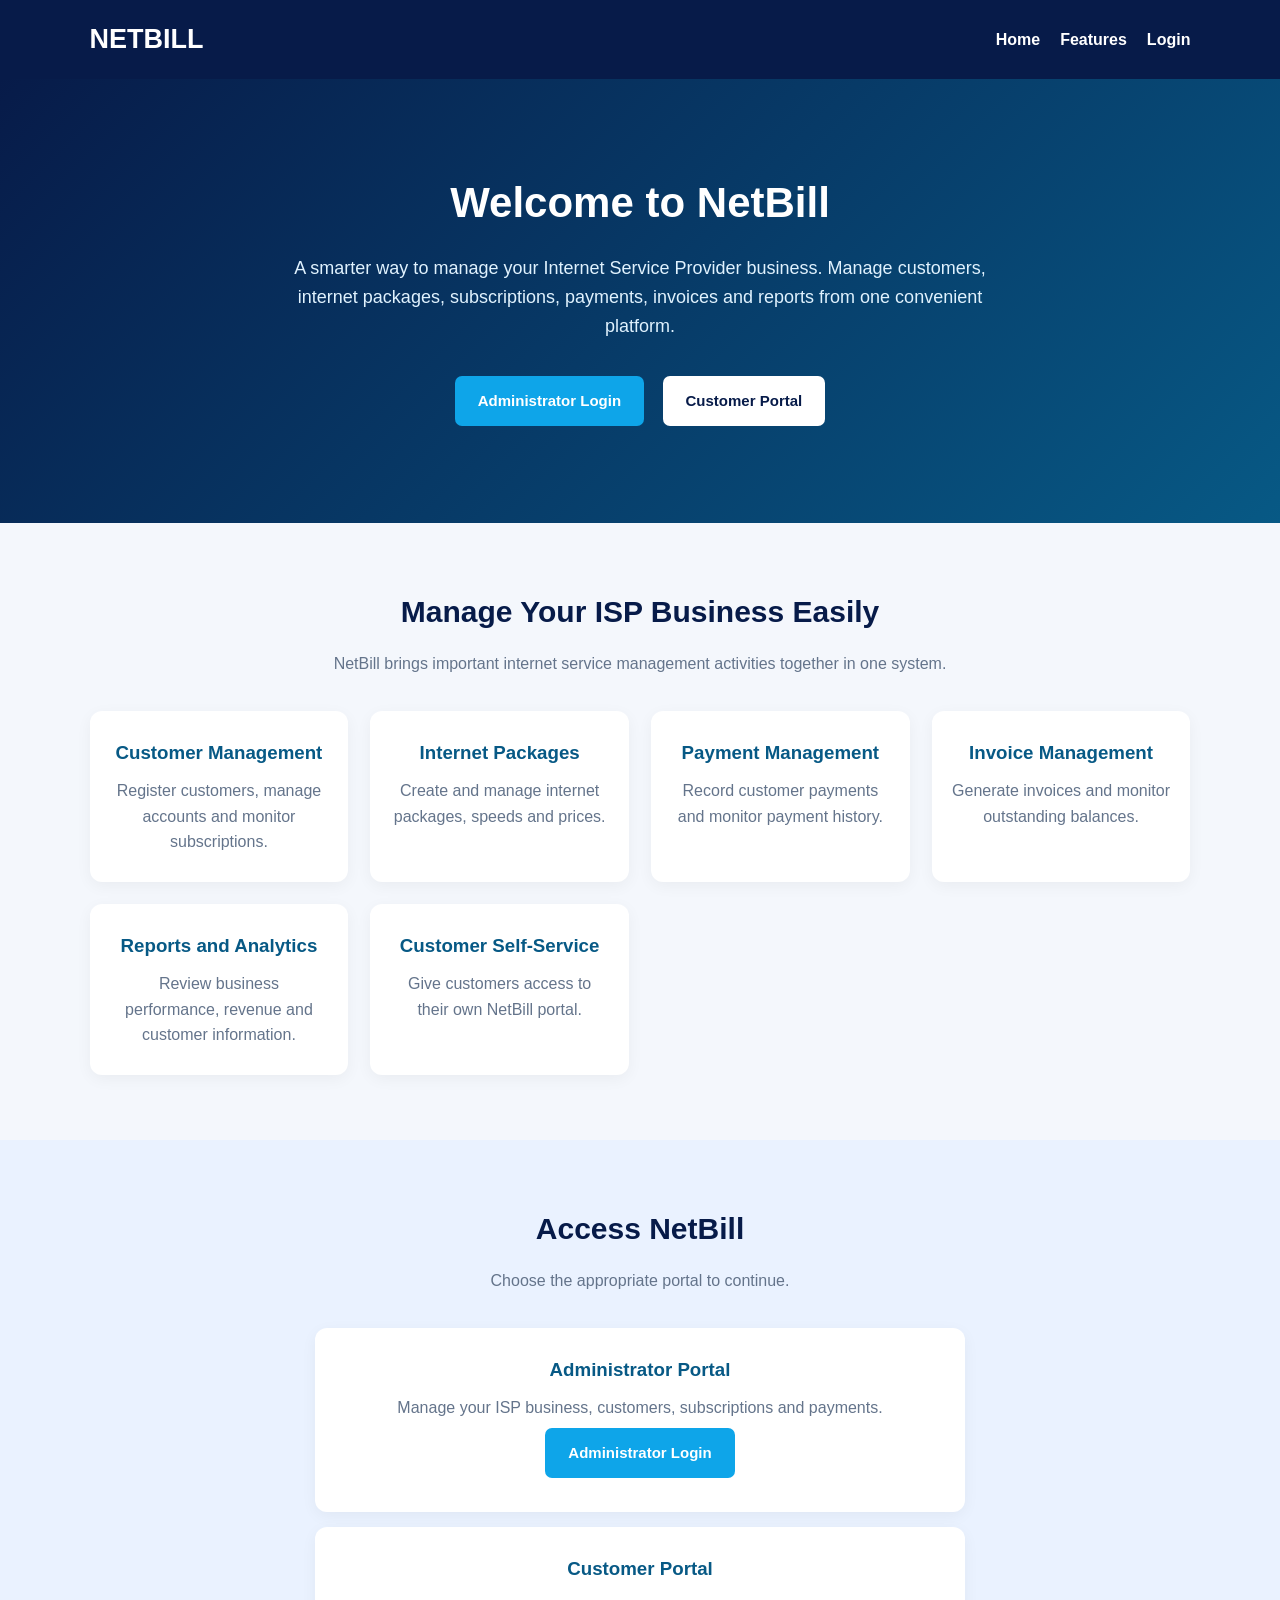
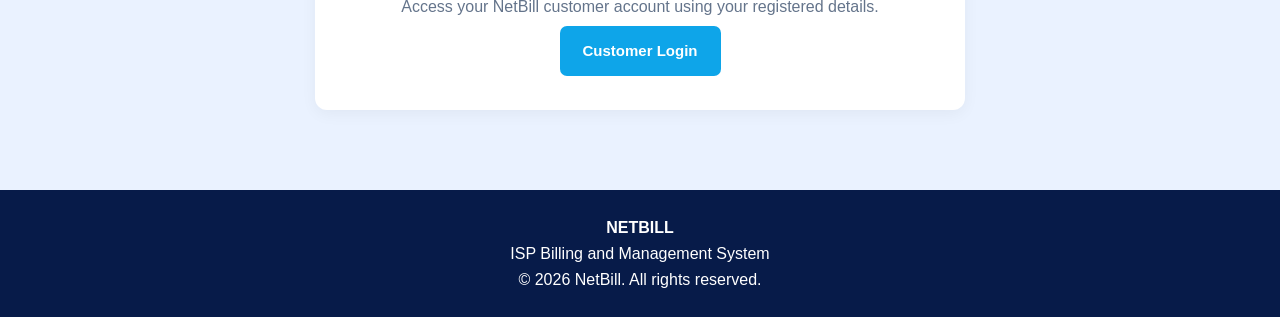
<file: index.html>
<!DOCTYPE html>
<html lang="en">
<head>
    <meta charset="UTF-8">
    <meta name="viewport" content="width=device-width, initial-scale=1.0">

    <!-- GOOGLE SEARCH CONSOLE VERIFICATION -->
    <meta name="google-site-verification"
          content="Mk3hPkUNNJrMQEvbUjt1BLCSIBpQstTwU5j1igEHeDU">

    <title>NetBill - ISP Billing and Management System</title>

    <meta name="description"
          content="NetBill is an Internet Service Provider billing and management system for customers, subscriptions, payments, invoices and business operations.">

    <meta name="keywords"
          content="NetBill, ISP billing system, internet billing software, ISP management system, Kenya">

    <meta name="robots" content="index, follow">
    <meta name="author" content="NetBill">

    <link rel="canonical"
          href="https://kadeci326.github.io/NetBill/">

    <meta name="theme-color" content="#071b49">

    <meta property="og:title"
          content="NetBill - ISP Billing and Management System">
    <meta property="og:description"
          content="Manage your internet customers, subscriptions, payments and invoices using NetBill.">
    <meta property="og:type" content="website">
    <meta property="og:url"
          content="https://kadeci326.github.io/NetBill/">

    <link rel="manifest" href="./manifest.json">
    <link rel="icon" type="image/png" href="./netbill-icon-192.png">
    <link rel="apple-touch-icon" href="./netbill-icon-192.png">

    <script type="application/ld+json">
    {
        "@context": "https://schema.org",
        "@type": "SoftwareApplication",
        "name": "NetBill",
        "applicationCategory": "BusinessApplication",
        "operatingSystem": "Web, Android",
        "description": "An Internet Service Provider billing and management system.",
        "url": "https://kadeci326.github.io/NetBill/"
    }
    </script>

    <style>
        * {
            box-sizing: border-box;
            margin: 0;
            padding: 0;
        }

        body {
            font-family: Arial, sans-serif;
            background: #f4f7fc;
            color: #1e293b;
            line-height: 1.6;
        }

        header {
            background: #071b49;
            color: white;
            padding: 18px 7%;
            display: flex;
            justify-content: space-between;
            align-items: center;
            flex-wrap: wrap;
            gap: 15px;
        }

        .logo {
            font-size: 27px;
            font-weight: bold;
        }

        nav {
            display: flex;
            gap: 20px;
            flex-wrap: wrap;
        }

        nav a {
            color: white;
            text-decoration: none;
            font-weight: bold;
        }

        .hero {
            background: linear-gradient(135deg, #071b49, #075985);
            color: white;
            text-align: center;
            padding: 90px 20px;
        }

        .hero h1 {
            font-size: 42px;
            margin-bottom: 18px;
        }

        .hero p {
            max-width: 720px;
            margin: 0 auto 28px;
            font-size: 18px;
            color: #e0f2fe;
        }

        .button {
            display: inline-block;
            padding: 13px 23px;
            border-radius: 7px;
            text-decoration: none;
            font-weight: bold;
            margin: 7px;
            cursor: pointer;
            border: none;
            font-size: 15px;
        }

        .primary {
            background: #0ea5e9;
            color: white;
        }

        .secondary {
            background: white;
            color: #071b49;
        }

        .install {
            background: #16a34a;
            color: white;
        }

        .section {
            padding: 65px 7%;
            text-align: center;
        }

        .section h2 {
            font-size: 30px;
            margin-bottom: 15px;
            color: #071b49;
        }

        .intro {
            max-width: 750px;
            margin: 0 auto 35px;
            color: #64748b;
        }

        .features {
            display: grid;
            grid-template-columns: repeat(auto-fit, minmax(220px, 1fr));
            gap: 22px;
            margin-top: 35px;
        }

        .feature, .access-card {
            background: white;
            padding: 27px 20px;
            border-radius: 12px;
            box-shadow: 0 4px 16px #0000000c;
        }

        .feature h3, .access-card h3 {
            color: #075985;
            margin-bottom: 10px;
        }

        .feature p, .access-card p {
            color: #64748b;
        }

        .access {
            background: #eaf2ff;
        }

        .access-card {
            max-width: 650px;
            margin: 15px auto;
        }

        footer {
            background: #071b49;
            color: white;
            text-align: center;
            padding: 25px 15px;
        }

        #installButton {
            display: none;
        }

        @media (max-width: 600px) {
            header {
                justify-content: center;
                text-align: center;
            }

            nav {
                justify-content: center;
            }

            .hero {
                padding: 65px 18px;
            }

            .hero h1 {
                font-size: 31px;
            }

            .section {
                padding: 45px 18px;
            }
        }
    </style>
</head>

<body>

<header>
    <div class="logo">NETBILL</div>

    <nav>
        <a href="#home">Home</a>
        <a href="#features">Features</a>
        <a href="#access">Login</a>
    </nav>
</header>

<main>

    <section class="hero" id="home">
        <h1>Welcome to NetBill</h1>

        <p>
            A smarter way to manage your Internet Service Provider
            business. Manage customers, internet packages,
            subscriptions, payments, invoices and reports
            from one convenient platform.
        </p>

        <a href="admin-login.html" class="button primary">
            Administrator Login
        </a>

        <a href="customer-portal-login.html" class="button secondary">
            Customer Portal
        </a>

        <br>

        <button id="installButton" class="button install" type="button">
            Install NetBill App
        </button>
    </section>

    <section class="section" id="features">
        <h2>Manage Your ISP Business Easily</h2>

        <p class="intro">
            NetBill brings important internet service management
            activities together in one system.
        </p>

        <div class="features">

            <div class="feature">
                <h3>Customer Management</h3>
                <p>Register customers, manage accounts and monitor subscriptions.</p>
            </div>

            <div class="feature">
                <h3>Internet Packages</h3>
                <p>Create and manage internet packages, speeds and prices.</p>
            </div>

            <div class="feature">
                <h3>Payment Management</h3>
                <p>Record customer payments and monitor payment history.</p>
            </div>

            <div class="feature">
                <h3>Invoice Management</h3>
                <p>Generate invoices and monitor outstanding balances.</p>
            </div>

            <div class="feature">
                <h3>Reports and Analytics</h3>
                <p>Review business performance, revenue and customer information.</p>
            </div>

            <div class="feature">
                <h3>Customer Self-Service</h3>
                <p>Give customers access to their own NetBill portal.</p>
            </div>

        </div>
    </section>

    <section class="section access" id="access">
        <h2>Access NetBill</h2>

        <p class="intro">
            Choose the appropriate portal to continue.
        </p>

        <div class="access-card">
            <h3>Administrator Portal</h3>
            <p>Manage your ISP business, customers, subscriptions and payments.</p>

            <a href="admin-login.html" class="button primary">
                Administrator Login
            </a>
        </div>

        <div class="access-card">
            <h3>Customer Portal</h3>
            <p>Access your NetBill customer account using your registered details.</p>

            <a href="customer-portal-login.html" class="button primary">
                Customer Login
            </a>
        </div>
    </section>

</main>

<footer>
    <p><strong>NETBILL</strong></p>
    <p>ISP Billing and Management System</p>
    <p>&copy; <span id="currentYear"></span> NetBill. All rights reserved.</p>
</footer>

<script>
    document.getElementById("currentYear").textContent =
        new Date().getFullYear();

    let deferredInstallPrompt = null;

    const installButton = document.getElementById("installButton");

    window.addEventListener("beforeinstallprompt", function(event) {
        event.preventDefault();
        deferredInstallPrompt = event;
        installButton.style.display = "inline-block";
    });

    installButton.addEventListener("click", async function() {
        if (!deferredInstallPrompt) {
            alert("NetBill installation is not available in this browser right now.");
            return;
        }

        deferredInstallPrompt.prompt();
        await deferredInstallPrompt.userChoice;

        deferredInstallPrompt = null;
        installButton.style.display = "none";
    });

    window.addEventListener("appinstalled", function() {
        installButton.style.display = "none";
        deferredInstallPrompt = null;
    });

    if ("serviceWorker" in navigator) {
        window.addEventListener("load", function() {
            navigator.serviceWorker.register("./service-worker.js")
                .then(function() {
                    console.log("NetBill service worker registered.");
                })
                .catch(function(error) {
                    console.error("NetBill service worker error:", error);
                });
        });
    }
</script>

</body>
</html>
</file>
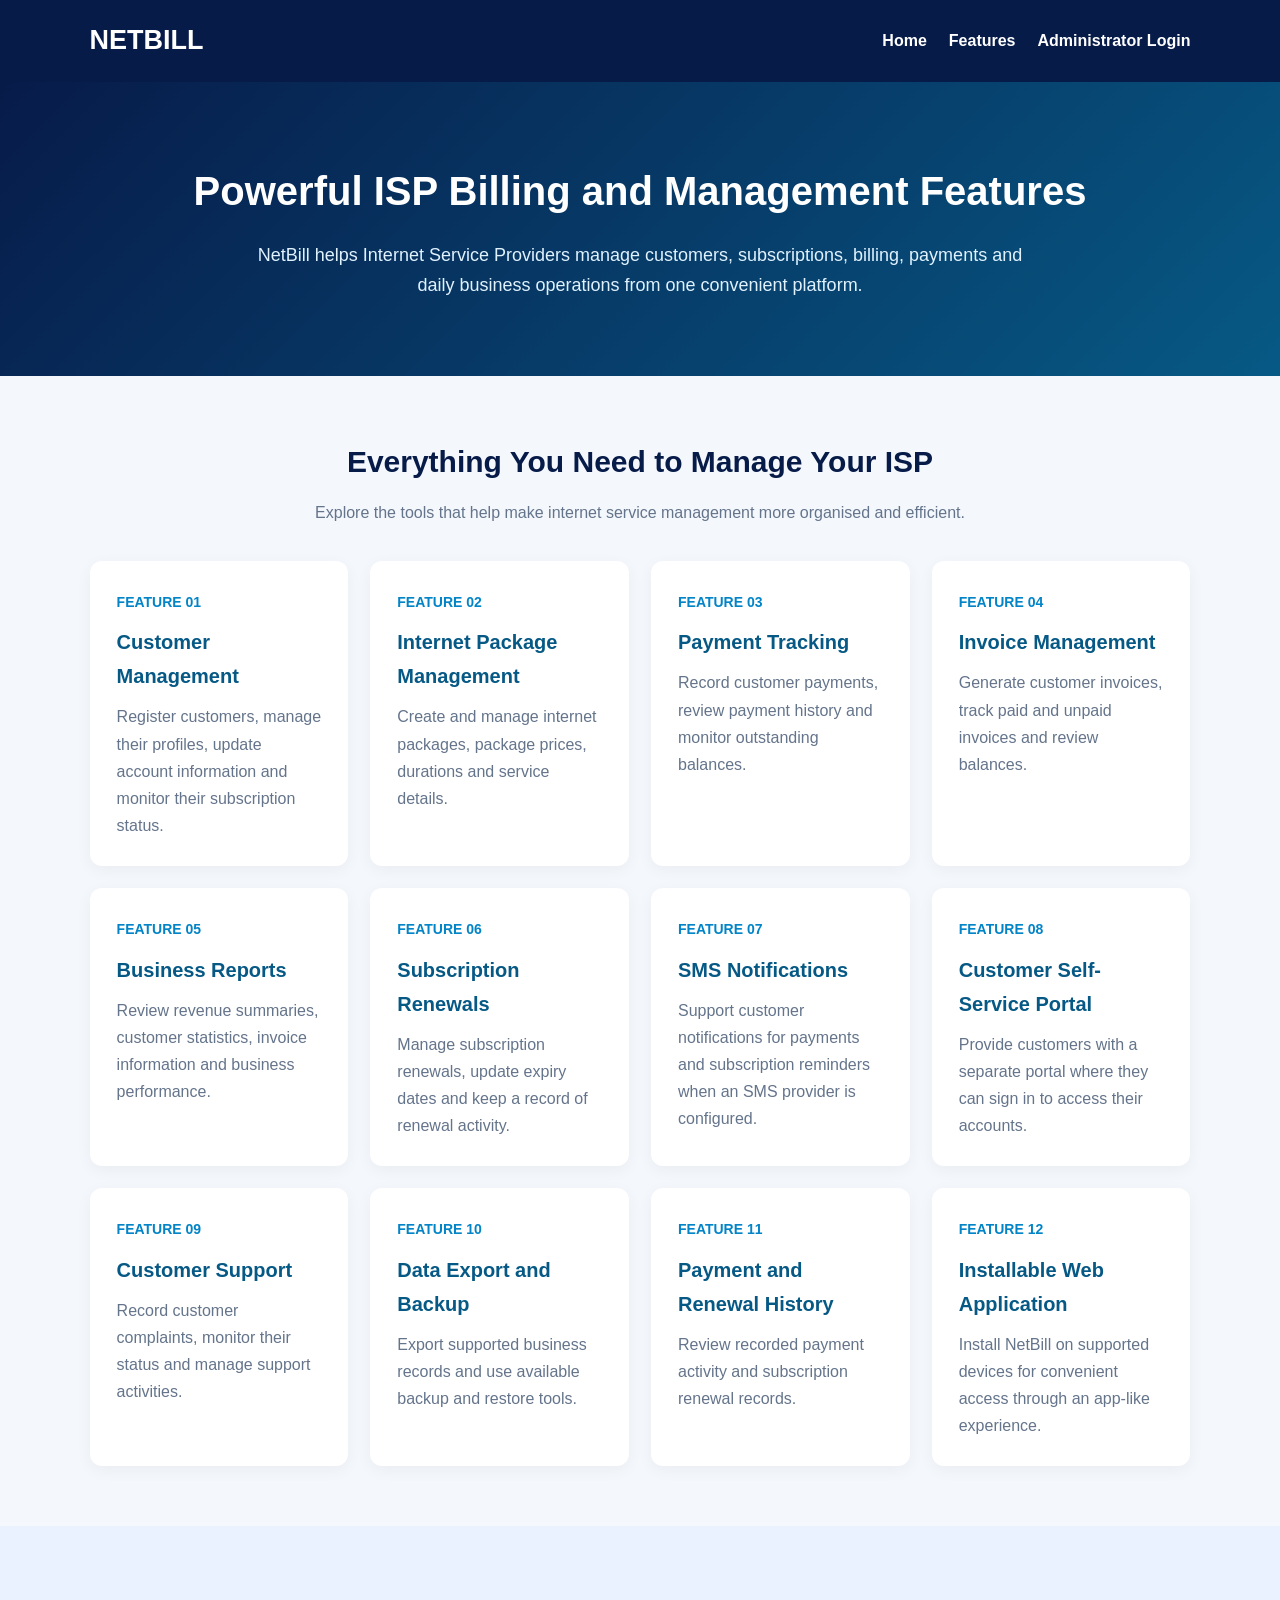
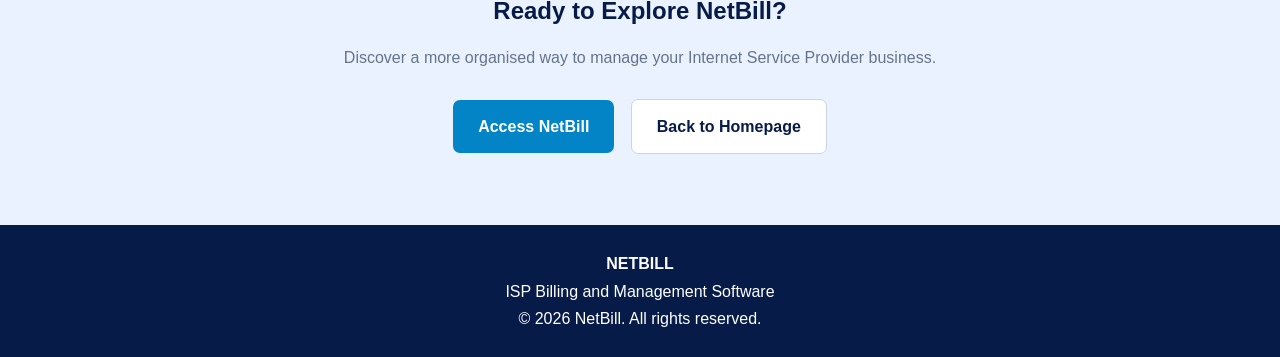
<file: features.html>
<!DOCTYPE html>
<html lang="en">
<head>
    <meta charset="UTF-8">
    <meta name="viewport" content="width=device-width, initial-scale=1.0">

    <title>NetBill Features | ISP Billing and Management Software</title>

    <meta name="description"
          content="Discover NetBill features for ISP businesses worldwide, including customer management, billing, payments, invoices, subscriptions, reports and customer self-service.">

    <meta name="keywords"
          content="ISP billing software, ISP management software, internet billing system, broadband customer management, ISP payments, NetBill">

    <meta name="robots" content="index, follow">

    <link rel="canonical"
          href="https://kadeci326.github.io/NetBill/features.html">

    <meta name="theme-color" content="#071b49">

    <style>
        * {
            box-sizing: border-box;
            margin: 0;
            padding: 0;
        }

        body {
            font-family: Arial, sans-serif;
            background: #f4f7fc;
            color: #1e293b;
            line-height: 1.7;
        }

        header {
            background: #071b49;
            color: white;
            padding: 18px 7%;
            display: flex;
            justify-content: space-between;
            align-items: center;
            flex-wrap: wrap;
            gap: 15px;
        }

        .logo {
            font-size: 27px;
            font-weight: bold;
        }

        nav {
            display: flex;
            gap: 22px;
            flex-wrap: wrap;
        }

        nav a {
            color: white;
            text-decoration: none;
            font-weight: bold;
        }

        nav a:hover {
            color: #38bdf8;
        }

        .hero {
            background: linear-gradient(135deg, #071b49, #075985);
            color: white;
            text-align: center;
            padding: 75px 20px;
        }

        .hero h1 {
            font-size: 40px;
            margin-bottom: 15px;
        }

        .hero p {
            max-width: 780px;
            margin: auto;
            font-size: 18px;
            color: #e0f2fe;
        }

        .section {
            padding: 60px 7%;
            text-align: center;
        }

        .section h2 {
            color: #071b49;
            font-size: 30px;
            margin-bottom: 12px;
        }

        .intro {
            max-width: 780px;
            margin: 0 auto 35px;
            color: #64748b;
        }

        .features {
            display: grid;
            grid-template-columns: repeat(auto-fit, minmax(250px, 1fr));
            gap: 22px;
        }

        .feature {
            background: white;
            padding: 27px;
            border-radius: 12px;
            text-align: left;
            box-shadow: 0 4px 16px #0000000c;
        }

        .feature .number {
            color: #0284c7;
            font-size: 14px;
            font-weight: bold;
        }

        .feature h3 {
            color: #075985;
            margin: 10px 0;
            font-size: 20px;
        }

        .feature p {
            color: #64748b;
        }

        .cta {
            background: #eaf2ff;
            padding: 65px 20px;
            text-align: center;
        }

        .cta h2 {
            color: #071b49;
            margin-bottom: 12px;
        }

        .cta p {
            color: #64748b;
            margin-bottom: 22px;
        }

        .button {
            display: inline-block;
            padding: 13px 25px;
            margin: 6px;
            border-radius: 7px;
            background: #0284c7;
            color: white;
            text-decoration: none;
            font-weight: bold;
        }

        .button:hover {
            background: #0369a1;
        }

        .button-light {
            background: white;
            color: #071b49;
            border: 1px solid #cbd5e1;
        }

        footer {
            background: #071b49;
            color: white;
            text-align: center;
            padding: 25px 15px;
        }

        @media(max-width: 600px) {
            header {
                justify-content: center;
            }

            nav {
                justify-content: center;
            }

            .hero h1 {
                font-size: 30px;
            }

            .section {
                padding: 45px 18px;
            }
        }
    </style>
</head>

<body>

<header>
    <div class="logo">NETBILL</div>

    <nav>
        <a href="./index.html">Home</a>
        <a href="./features.html">Features</a>
        <a href="./admin-login.html">Administrator Login</a>
    </nav>
</header>

<main>

    <section class="hero">
        <h1>Powerful ISP Billing and Management Features</h1>

        <p>
            NetBill helps Internet Service Providers manage customers,
            subscriptions, billing, payments and daily business operations
            from one convenient platform.
        </p>
    </section>

    <section class="section">

        <h2>Everything You Need to Manage Your ISP</h2>

        <p class="intro">
            Explore the tools that help make internet service
            management more organised and efficient.
        </p>

        <div class="features">

            <article class="feature">
                <span class="number">FEATURE 01</span>
                <h3>Customer Management</h3>
                <p>
                    Register customers, manage their profiles,
                    update account information and monitor
                    their subscription status.
                </p>
            </article>

            <article class="feature">
                <span class="number">FEATURE 02</span>
                <h3>Internet Package Management</h3>
                <p>
                    Create and manage internet packages,
                    package prices, durations and service details.
                </p>
            </article>

            <article class="feature">
                <span class="number">FEATURE 03</span>
                <h3>Payment Tracking</h3>
                <p>
                    Record customer payments, review payment
                    history and monitor outstanding balances.
                </p>
            </article>

            <article class="feature">
                <span class="number">FEATURE 04</span>
                <h3>Invoice Management</h3>
                <p>
                    Generate customer invoices, track paid
                    and unpaid invoices and review balances.
                </p>
            </article>

            <article class="feature">
                <span class="number">FEATURE 05</span>
                <h3>Business Reports</h3>
                <p>
                    Review revenue summaries, customer statistics,
                    invoice information and business performance.
                </p>
            </article>

            <article class="feature">
                <span class="number">FEATURE 06</span>
                <h3>Subscription Renewals</h3>
                <p>
                    Manage subscription renewals, update expiry
                    dates and keep a record of renewal activity.
                </p>
            </article>

            <article class="feature">
                <span class="number">FEATURE 07</span>
                <h3>SMS Notifications</h3>
                <p>
                    Support customer notifications for payments
                    and subscription reminders when an SMS
                    provider is configured.
                </p>
            </article>

            <article class="feature">
                <span class="number">FEATURE 08</span>
                <h3>Customer Self-Service Portal</h3>
                <p>
                    Provide customers with a separate portal
                    where they can sign in to access their accounts.
                </p>
            </article>

            <article class="feature">
                <span class="number">FEATURE 09</span>
                <h3>Customer Support</h3>
                <p>
                    Record customer complaints, monitor their
                    status and manage support activities.
                </p>
            </article>

            <article class="feature">
                <span class="number">FEATURE 10</span>
                <h3>Data Export and Backup</h3>
                <p>
                    Export supported business records and use
                    available backup and restore tools.
                </p>
            </article>

            <article class="feature">
                <span class="number">FEATURE 11</span>
                <h3>Payment and Renewal History</h3>
                <p>
                    Review recorded payment activity and
                    subscription renewal records.
                </p>
            </article>

            <article class="feature">
                <span class="number">FEATURE 12</span>
                <h3>Installable Web Application</h3>
                <p>
                    Install NetBill on supported devices for
                    convenient access through an app-like experience.
                </p>
            </article>

        </div>

    </section>

    <section class="cta">

        <h2>Ready to Explore NetBill?</h2>

        <p>
            Discover a more organised way to manage your
            Internet Service Provider business.
        </p>

        <a href="./admin-login.html" class="button">
            Access NetBill
        </a>

        <a href="./index.html" class="button button-light">
            Back to Homepage
        </a>

    </section>

</main>

<footer>
    <p><strong>NETBILL</strong></p>
    <p>ISP Billing and Management Software</p>
    <p>&copy; <span id="year"></span> NetBill. All rights reserved.</p>
</footer>

<script>
    document.getElementById("year").textContent =
        new Date().getFullYear();
</script>

</body>
</html>
</file>
